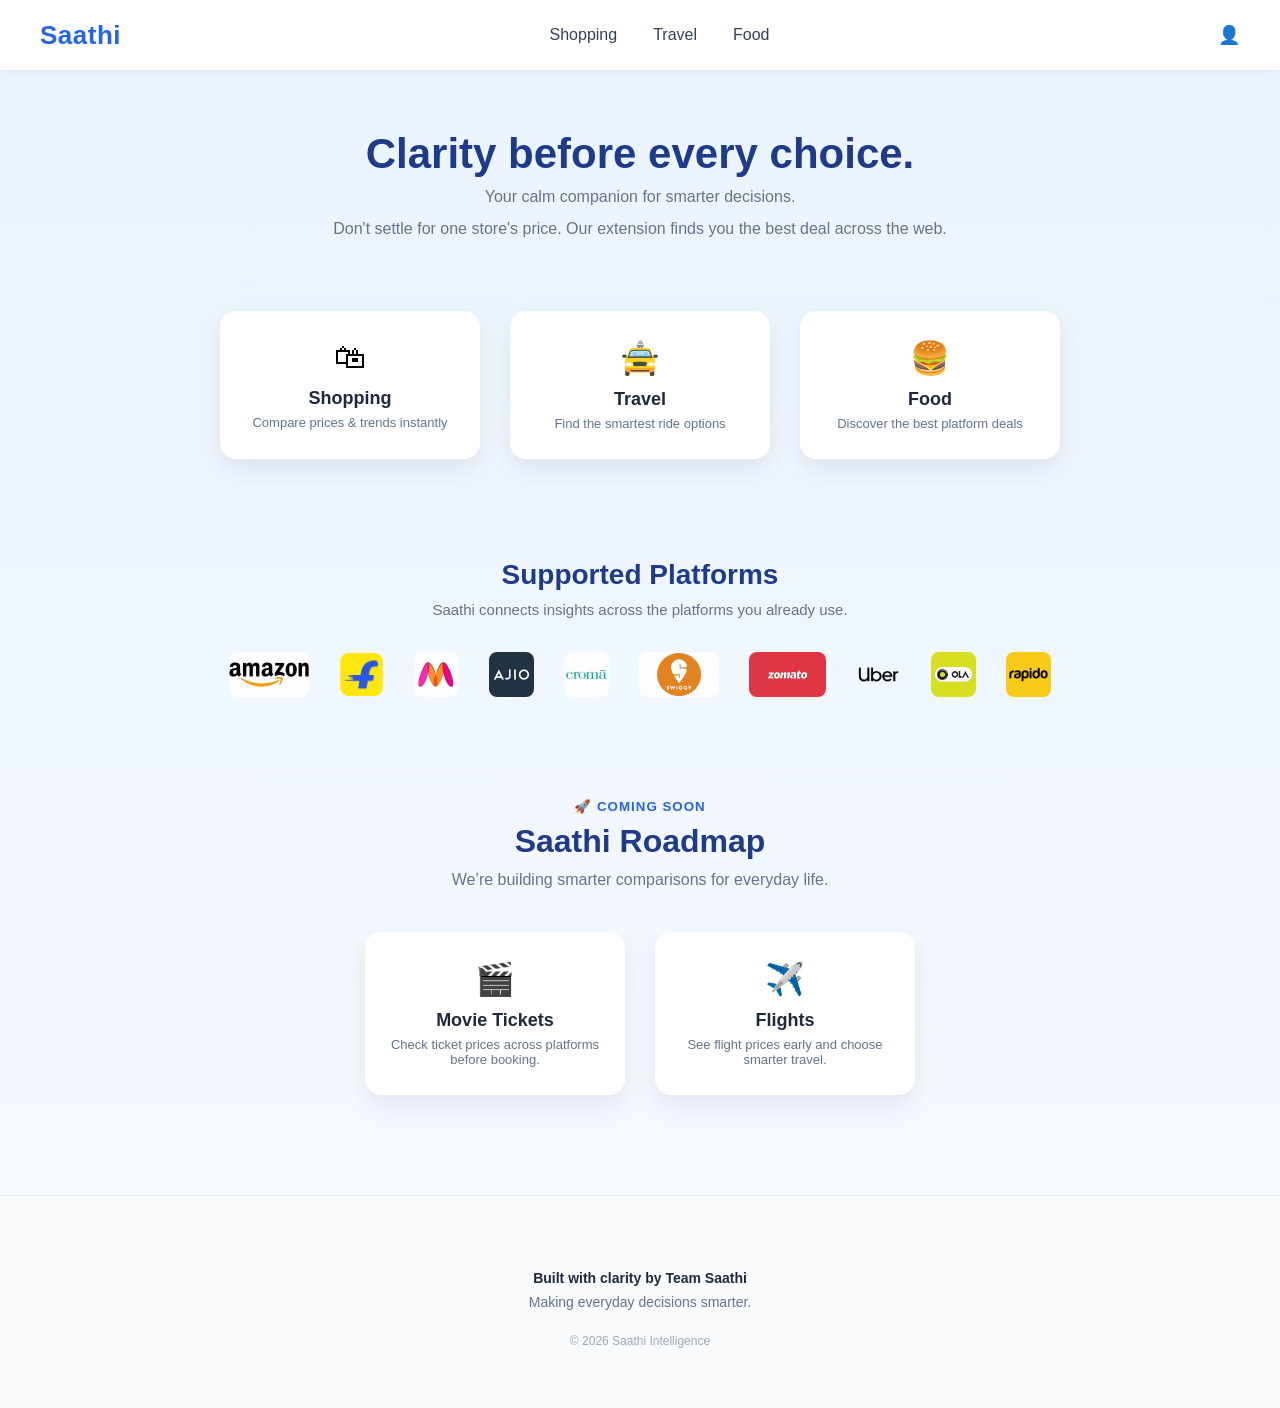
<file: Frontend/index.html>
<!DOCTYPE html>
<html>

<head>
  <title>Saathi</title>

  <style>
    body {
      animation: fadeIn 0.6s ease;
    }

    @keyframes fadeIn {
      from {
        opacity: 0;
        transform: translateY(10px);
      }

      to {
        opacity: 1;
        transform: translateY(0);
      }
    }

    body {
      margin: 0;
      font-family: Arial, sans-serif;
      background: linear-gradient(to bottom, #eaf3ff, #f8fbff);
    }

    /* NAVBAR */
    .navbar {
      height: 70px;
      background: white;
      display: flex;
      align-items: center;
      justify-content: space-between;
      padding: 0 40px;
      box-shadow: 0 2px 15px rgba(0, 0, 0, 0.03);
      border-bottom: 1px solid #e2e8f0;
      position: sticky;
      top: 0;
      z-index: 1000;
    }

    .logo {
      font-size: 26px;
      font-weight: bold;
      color: #2563eb;
      letter-spacing: 0.5px;
    }

    .nav-links a {
      margin: 0 18px;
      text-decoration: none;
      color: #334155;
      font-weight: 500;
      transition: 0.2s;
    }

    .nav-links a:hover {
      color: #2563eb;
    }

    /* HERO */
    .hero {
      text-align: center;
      margin-top: 60px;
    }

    .hero h1 {
      font-size: 42px;
      color: #1e3a8a;
      margin-bottom: 4px;
      line-height: 1.1;
    }

    .hero p {
      color: #64748b;
      font-size: 16px;
      margin: 8px 0;
      line-height: 1.5;
    }

    /* DOMAIN CARDS */
    .domains {
      margin-top: 70px;
      display: flex;
      justify-content: center;
      gap: 30px;
      flex-wrap: wrap;
    }

    .card {

      width: 220px;
      background: white;
      border-radius: 16px;
      padding: 28px 20px;
      text-align: center;
      cursor: pointer;
      box-shadow: 0 10px 24px rgba(0, 0, 0, 0.08);
      transition: transform 0.25s ease, box-shadow 0.25s ease;

    }

    .profile {
      position: relative;
      cursor: pointer;
      font-size: 18px;
    }

    .profile-menu {
      display: none;
      position: absolute;
      right: 0;
      top: 45px;
      background: white;
      border-radius: 10px;
      box-shadow: 0 10px 30px rgba(0, 0, 0, 0.1);
      overflow: hidden;
      min-width: 150px;
      z-index: 100;
      border: 1px solid #e2e8f0;
    }

    .profile-menu div {
      padding: 10px 15px;
      font-size: 14px;
    }

    .profile-menu div:hover {
      background: #f1f5f9;
    }

    .card:hover {
      transform: translateY(-6px);
      box-shadow: 0 20px 40px rgba(37, 99, 235, 0.12);
    }

    .emoji {
      font-size: 32px;
      margin-bottom: 12px;
    }

    .title {
      font-size: 18px;
      font-weight: 600;
      color: #1e293b;
    }

    .desc {
      font-size: 13px;
      color: #64748b;
      margin-top: 6px;
    }

    /* FOOTER */
    .footer {
      margin-top: 120px;
      text-align: center;
      padding: 30px;
      color: #94a3b8;
      font-size: 13px;
    }

    .footer {
      margin-top: 120px;
      padding: 30px;
      text-align: center;
      color: #64748b;
      background: #f8fafc;
      font-size: 14px;
    }

    .result-card {
      margin: 40px auto;
      width: 250px;
      text-align: center;
      background: white;
      padding: 20px;
      border-radius: 14px;
      box-shadow: 0 8px 18px rgba(0, 0, 0, 0.08);
    }

    .result-card img {
      width: 100px;
      border-radius: 10px;
    }
  </style>
</head>

<body>

  <!-- NAVBAR -->
  <div class="navbar">
    <div class="logo" style="cursor:pointer" onclick="location.href='index.html'">Saathi</div>
    <div class="nav-links" style="flex: 1; display: flex; justify-content: center; margin-right: 20px;">
      <a href="shopping.html">Shopping</a>
      <a href="travel.html">Travel</a>
      <a href="food.html">Food</a>
    </div>
    <div class="profile" onclick="toggleProfile()">
      👤
      <div id="profileMenu" class="profile-menu">
        <div>My Profile</div>
        <div>Search History</div>
        <div style="border-top: 1px solid #f1f5f9; color: #ef4444;">Logout</div>
      </div>
    </div>
  </div>

  <!-- HERO -->
  <div class="hero">
    <h1>Clarity before every choice.</h1>
    <p>Your calm companion for smarter decisions.</p>
    <p style="color: #64748b; font-size: 16px; margin-bottom: 24px;">Don't settle for one store's price. Our extension
      finds you the best deal across the web.</p>
  </div>

  <!-- DOMAIN CARDS -->
  <div class="domains">

    <div class="card" onclick="location.href='shopping.html'">
      <div class="emoji">🛍</div>
      <div class="title">Shopping</div>
      <div class="desc">Compare prices & trends instantly</div>
    </div>

    <div class="card" onclick="location.href='travel.html'">
      <div class="emoji">🚖</div>
      <div class="title">Travel</div>
      <div class="desc">Find the smartest ride options</div>
    </div>

    <div class="card" onclick="location.href='food.html'">
      <div class="emoji">🍔</div>
      <div class="title">Food</div>
      <div class="desc">Discover the best platform deals</div>
    </div>

  </div>

  <!-- SUPPORTED PLATFORMS -->
  <div class="hero" style="margin-top: 100px;">
    <h2 style="font-size: 28px; color: #1e3a8a; margin-bottom: 8px;">Supported Platforms</h2>
    <p style="color: #64748b; font-size: 15px; margin-bottom: 30px;">Saathi connects insights across the platforms you
      already use.</p>

    <div
      style="display: flex; flex-wrap: wrap; justify-content: center; gap: 30px; max-width: 900px; margin: 0 auto; padding: 0 20px;">
      <img src="images/amazon.jpg" alt="Amazon" style="height: 45px; border-radius: 8px;">
      <img src="images/flipkart.png" alt="Flipkart" style="height: 45px; border-radius: 8px;">
      <img src="images/myntra.jpg" alt="Myntra" style="height: 45px; border-radius: 8px;">
      <img src="images/ajio.jpg" alt="Ajio" style="height: 45px; border-radius: 8px;">
      <img src="images/croma.jpg" alt="Croma" style="height: 45px; border-radius: 8px;">
      <img src="images/swiggy.jpg" alt="Swiggy" style="height: 45px; border-radius: 8px;">
      <img src="images/zomato.jpg" alt="Zomato" style="height: 45px; border-radius: 8px;">
      <img src="images/uber.png" alt="Uber" style="height: 45px; border-radius: 8px;">
      <img src="images/ola.png" alt="Ola" style="height: 45px; border-radius: 8px;">
      <img src="images/rapido.png" alt="Rapido" style="height: 45px; border-radius: 8px;">
    </div>
  </div>

  <!-- ROADMAP SECTION -->
  <div class="hero" style="margin-top: 100px;">
    <small style="color: #2563eb; font-weight: 700; letter-spacing: 1px; text-transform: uppercase;">🚀 Coming
      Soon</small>
    <h2 style="font-size: 32px; color: #1e3a8a; margin: 8px 0;">Saathi Roadmap</h2>
    <p style="color: #64748b; font-size: 16px;">We’re building smarter comparisons for everyday life.</p>
  </div>

  <div class="domains" style="margin-top: 40px; margin-bottom: 100px;">
    <div class="card" style="cursor: default;">
      <div class="emoji">🎬</div>
      <div class="title">Movie Tickets</div>
      <div class="desc">Check ticket prices across platforms before booking.</div>
    </div>

    <div class="card" style="cursor: default;">
      <div class="emoji">✈️</div>
      <div class="title">Flights</div>
      <div class="desc">See flight prices early and choose smarter travel.</div>
    </div>
  </div>

  <!-- FOOTER -->
  <div class="footer" style="margin-top: 100px; padding: 60px 20px; border-top: 1px solid #e2e8f0;">
    <p style="font-weight: 600; color: #1e293b; margin-bottom: 8px;">Built with clarity by Team Saathi</p>
    <p style="margin: 0;">Making everyday decisions smarter.</p>
    <div style="margin-top: 24px; font-size: 12px; opacity: 0.6;">© 2026 Saathi Intelligence</div>
  </div>
  <!-- SCRIPT AFTER FOOTER -->
  <script>
    function toggleProfile() {
      const menu = document.getElementById("profileMenu");
      menu.style.display = menu.style.display === "block" ? "none" : "block";
    }
  </script>
  <script>
    function compareProduct() {
      const input = document.querySelector("input").value;

      if (!input) {
        alert("Type a product first");
        return;
      }

      const card = `
    <div class="result-card">
      <img src="https://via.placeholder.com/120" />
      <h3>${input}</h3>
      <p>Best price found: ₹4,999</p>
    </div>
  `;

      document.body.insertAdjacentHTML("beforeend", card);
    }
  </script>
</body>

</html>
</file>
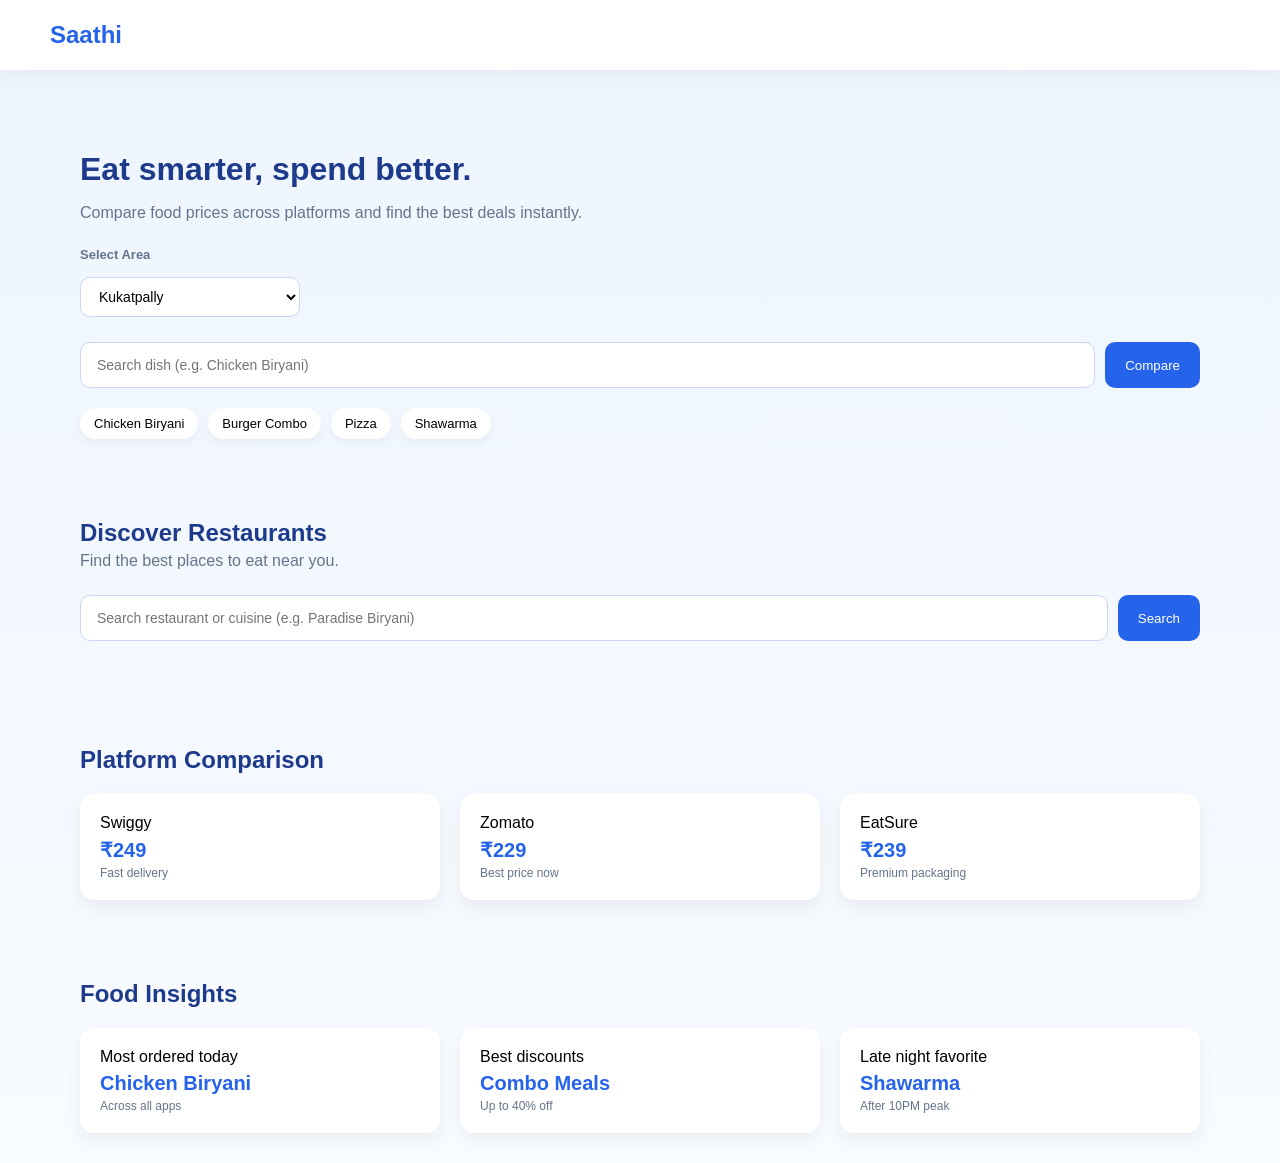
<file: Frontend/food.html>
<!DOCTYPE html>
<html>

<head>
  <title>Food - Saathi</title>

  <style>
    body {
      margin: 0;
      font-family: Arial, sans-serif;
      background: linear-gradient(to bottom, #eef5ff, #f8fbff);
    }

    /* NAVBAR */
    .navbar {
      height: 70px;
      background: white;
      display: flex;
      align-items: center;
      justify-content: space-between;
      padding: 0 50px;
      box-shadow: 0 6px 20px rgba(0, 0, 0, 0.05);
    }

    .logo {
      font-size: 24px;
      font-weight: bold;
      color: #2563eb;
      cursor: pointer;
    }

    /* HERO */
    .hero {
      padding: 60px 80px 30px;
    }

    .hero h1 {
      font-size: 32px;
      color: #1e3a8a;
      margin-bottom: 6px;
    }

    .hero p {
      color: #64748b;
    }

    /* SEARCH */
    .search-box {
      margin-top: 25px;
      display: flex;
      gap: 10px;
    }

    .search-box input {
      flex: 1;
      padding: 14px 16px;
      border-radius: 10px;
      border: 1px solid #cbd5f5;
      font-size: 14px;
    }

    .search-box button {
      background: #2563eb;
      color: white;
      border: none;
      padding: 14px 20px;
      border-radius: 10px;
      cursor: pointer;
    }

    /* TRENDING CHIPS */
    .chips {
      margin-top: 20px;
      display: flex;
      gap: 10px;
      flex-wrap: wrap;
    }

    .chip {
      background: white;
      padding: 8px 14px;
      border-radius: 20px;
      font-size: 13px;
      box-shadow: 0 4px 10px rgba(0, 0, 0, 0.05);
      cursor: pointer;
      transition: all 0.2s ease;
    }

    .chip:hover {
      transform: translateY(-2px);
      box-shadow: 0 6px 16px rgba(37, 99, 235, 0.15);
      color: #2563eb;
    }

    .chip:active {
      transform: scale(0.95);
    }

    /* SECTION */
    .section {
      padding: 30px 80px;
    }

    .section h2 {
      color: #1e3a8a;
      margin-bottom: 20px;
    }

    /* GRID */
    .grid {
      display: grid;
      grid-template-columns: repeat(auto-fit, minmax(220px, 1fr));
      gap: 20px;
    }

    .card {
      background: white;
      padding: 20px;
      border-radius: 14px;
      box-shadow: 0 8px 18px rgba(0, 0, 0, 0.06);
      transition: 0.2s;
    }

    .card:hover {
      transform: translateY(-5px);
    }

    .price {
      font-size: 20px;
      font-weight: bold;
      color: #2563eb;
      margin-top: 6px;
    }

    .tag {
      font-size: 12px;
      color: #64748b;
      margin-top: 4px;
    }

    .insight-box {
      margin-top: 25px;
      background: #eff6ff;
      border-left: 4px solid #2563eb;
      padding: 15px;
      border-radius: 8px;
      color: #1e40af;
      font-size: 14px;
    }

    .pill {
      background: #e0e7ff;
      color: #4338ca;
      padding: 4px 10px;
      border-radius: 12px;
      font-size: 11px;
      font-weight: 600;
      display: inline-block;
    }

    .result-row {
      display: flex;
      align-items: center;
      gap: 15px;
    }

    .results {
      margin-top: 30px;
    }

    /* RESTAURANT CARDS */
    .res-grid {
      display: grid;
      grid-template-columns: repeat(auto-fill, minmax(280px, 1fr));
      gap: 20px;
      margin-top: 25px;
    }

    .res-card {
      background: white;
      border-radius: 12px;
      overflow: hidden;
      box-shadow: 0 4px 12px rgba(0, 0, 0, 0.08);
      transition: transform 0.2s;
    }

    .res-card:hover {
      transform: translateY(-5px);
    }

    .res-img {
      width: 100%;
      height: 160px;
      object-fit: cover;
      background: #f1f5f9;
    }

    .res-info {
      padding: 15px;
    }

    .res-name {
      font-size: 16px;
      font-weight: 700;
      color: #1e3a8a;
      margin-bottom: 4px;
      white-space: nowrap;
      overflow: hidden;
      text-overflow: ellipsis;
    }

    .res-rating {
      color: #f59e0b;
      font-size: 13px;
      font-weight: 600;
      display: flex;
      align-items: center;
      gap: 4px;
      margin-bottom: 6px;
    }

    .res-address {
      font-size: 12px;
      color: #64748b;
      display: -webkit-box;
      -webkit-line-clamp: 2;
      -webkit-box-orient: vertical;
      overflow: hidden;
    }

    .loading-spinner {
      margin: 20px auto;
      width: 30px;
      height: 30px;
      border: 3px solid #e2e8f0;
      border-top: 3px solid #2563eb;
      border-radius: 50%;
      animation: spin 1s linear infinite;
    }

    @keyframes spin {
      0% {
        transform: rotate(0deg);
      }

      100% {
        transform: rotate(360deg);
      }
    }

    .no-results {
      text-align: center;
      padding: 40px;
      color: #64748b;
      font-size: 14px;
    }
  </style>
</head>

<body>

  <!-- NAVBAR -->
  <div class="navbar">
    <div class="logo" onclick="location.href='index.html'">Saathi</div>
  </div>

  <!-- HERO -->
  <div class="hero">
    <h1>Eat smarter, spend better.</h1>
    <p>Compare food prices across platforms and find the best deals instantly.</p>

    <div class="search-box" style="margin-bottom: 10px; flex-direction: column; align-items: flex-start;">
      <label for="areaSelect" style="font-size: 13px; color: #64748b; font-weight: 600; margin-bottom: 5px;">Select
        Area</label>
      <select id="areaSelect"
        style="padding: 10px 14px; border-radius: 10px; border: 1px solid #cbd5f5; font-size: 14px; background: white; cursor: pointer; width: 220px;">
        <option value="Kukatpally" selected>Kukatpally</option>
        <option value="Hitech City">Hitech City</option>
        <option value="Madhapur">Madhapur</option>
        <option value="Gachibowli">Gachibowli</option>
        <option value="Ameerpet">Ameerpet</option>
        <option value="Secunderabad">Secunderabad</option>
        <option value="Kompally">Kompally</option>
        <option value="Suchitra">Suchitra</option>
        <option value="Balanagar">Balanagar</option>
        <option value="Tolichowki">Tolichowki</option>
        <option value="Mehdipatnam">Mehdipatnam</option>
        <option value="LB Nagar">LB Nagar</option>
      </select>
    </div>

    <div class="search-box">
      <input data-food-input placeholder="Search dish (e.g. Chicken Biryani)">
      <button data-food-compare>Compare</button>
    </div>

    <div data-results></div>

    <div class="chips">
      <div class="chip" data-chip data-target="[data-food-input]">Chicken Biryani</div>
      <div class="chip" data-chip data-target="[data-food-input]">Burger Combo</div>
      <div class="chip" data-chip data-target="[data-food-input]">Pizza</div>
      <div class="chip" data-chip data-target="[data-food-input]">Shawarma</div>
    </div>
  </div>

  <!-- RESTAURANT SEARCH -->
  <div class="section">
    <h2>Discover Restaurants</h2>
    <p style="color: #64748b; margin-top: -15px; margin-bottom: 20px;">Find the best places to eat near you.</p>

    <div class="search-box">
      <input data-res-input placeholder="Search restaurant or cuisine (e.g. Paradise Biryani)">
      <button data-res-search>Search</button>
    </div>

    <div data-res-results class="res-grid">
      <!-- Dynamic restaurant cards -->
    </div>
  </div>

  <!-- PLATFORM COMPARISON -->
  <div class="section">
    <h2>Platform Comparison</h2>

    <div class="grid">
      <div class="card">
        <div>Swiggy</div>
        <div class="price">₹249</div>
        <div class="tag">Fast delivery</div>
      </div>

      <div class="card">
        <div>Zomato</div>
        <div class="price">₹229</div>
        <div class="tag">Best price now</div>
      </div>

      <div class="card">
        <div>EatSure</div>
        <div class="price">₹239</div>
        <div class="tag">Premium packaging</div>
      </div>
    </div>
  </div>

  <!-- FOOD INSIGHTS -->
  <div class="section">
    <h2>Food Insights</h2>

    <div class="grid">
      <div class="card">
        <div>Most ordered today</div>
        <div class="price">Chicken Biryani</div>
        <div class="tag">Across all apps</div>
      </div>

      <div class="card">
        <div>Best discounts</div>
        <div class="price">Combo Meals</div>
        <div class="tag">Up to 40% off</div>
      </div>

      <div class="card">
        <div>Late night favorite</div>
        <div class="price">Shawarma</div>
        <div class="tag">After 10PM peak</div>
      </div>
    </div>
  </div>

  <script src="script.js"></script>
</body>

</html>
</file>
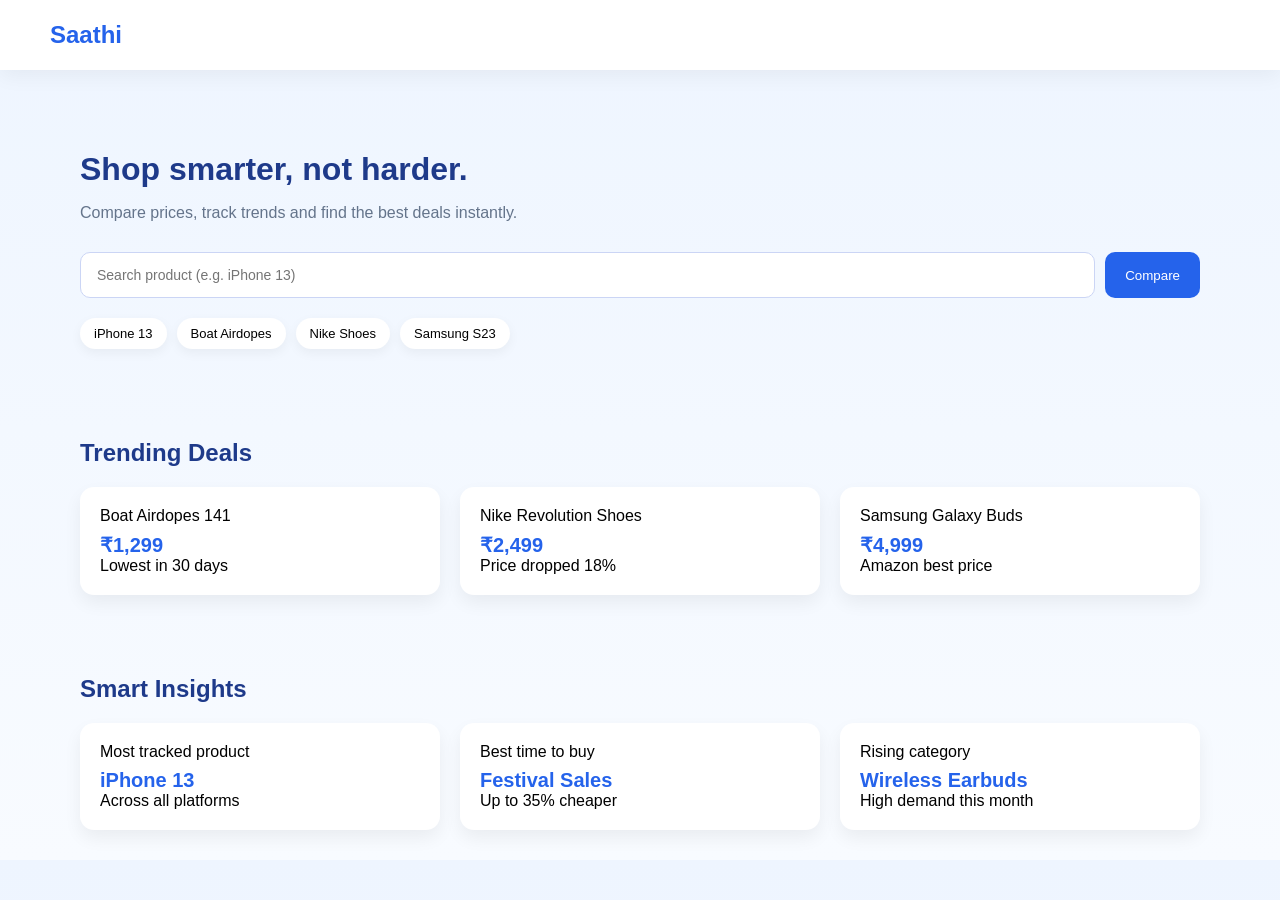
<file: Frontend/shopping.html>
<!DOCTYPE html>
<html>

<head>
  <title>Shopping - Saathi</title>

  <style>
    body {
      margin: 0;
      font-family: Arial, sans-serif;
      background: linear-gradient(to bottom, #eef5ff, #f8fbff);
    }

    /* NAVBAR */
    .navbar {
      height: 70px;
      background: white;
      display: flex;
      align-items: center;
      justify-content: space-between;
      padding: 0 50px;
      box-shadow: 0 6px 20px rgba(0, 0, 0, 0.05);
    }

    .logo {
      font-size: 24px;
      font-weight: bold;
      color: #2563eb;
      cursor: pointer;
    }

    /* HERO */
    .hero {
      padding: 60px 80px 40px;
    }

    .hero h1 {
      font-size: 32px;
      color: #1e3a8a;
      margin-bottom: 8px;
    }

    .hero p {
      color: #64748b;
    }

    /* SEARCH */
    .search-box {
      margin-top: 30px;
      display: flex;
      gap: 10px;
    }

    .search-box input {
      flex: 1;
      padding: 14px 16px;
      border-radius: 10px;
      border: 1px solid #cbd5f5;
      font-size: 14px;
    }

    .search-box button {
      background: #2563eb;
      color: white;
      border: none;
      padding: 14px 20px;
      border-radius: 10px;
      cursor: pointer;
    }

    /* SUGGESTIONS */
    .chips {
      margin-top: 20px;
      display: flex;
      gap: 10px;
      flex-wrap: wrap;
    }

    .chip {
      background: white;
      border-radius: 20px;
      padding: 8px 14px;
      font-size: 13px;
      box-shadow: 0 4px 12px rgba(0, 0, 0, 0.05);
      cursor: pointer;
      transition: all 0.2s ease;
      user-select: none;
    }

    .chip:hover {
      transform: translateY(-2px);
      box-shadow: 0 6px 16px rgba(37, 99, 235, 0.15);
      border-color: #2563eb;
      color: #2563eb;
    }

    .chip:active {
      transform: scale(0.95);
    }

    .recommendation {
      margin-top: 10px;
      padding: 6px 12px;
      border-radius: 6px;
      font-size: 12px;
      font-weight: 600;
      display: inline-block;
    }

    .rec-good {
      background: #ecfdf5;
      color: #059669;
    }

    .rec-wait {
      background: #fff7ed;
      color: #d97706;
    }

    /* INSIGHT CARDS */
    .section {
      padding: 30px 80px;
    }

    .section h2 {
      color: #1e3a8a;
      margin-bottom: 20px;
    }

    .grid {
      display: grid;
      grid-template-columns: repeat(auto-fit, minmax(220px, 1fr));
      gap: 20px;
    }

    .card {
      background: white;
      padding: 20px;
      border-radius: 14px;
      box-shadow: 0 8px 18px rgba(0, 0, 0, 0.06);
      transition: 0.2s;
    }

    .card:hover {
      transform: translateY(-5px);
    }

    .price {
      font-size: 20px;
      font-weight: bold;
      color: #2563eb;
      margin-top: 8px;
    }

    .insight-box {
      margin-top: 25px;
      background: #eff6ff;
      border-left: 4px solid #2563eb;
      padding: 15px;
      border-radius: 8px;
      color: #1e40af;
      font-size: 14px;
    }

    .price-history {
      font-size: 11px;
      color: #64748b;
      margin-top: 5px;
      display: flex;
      gap: 12px;
    }

    .pill {
      background: #e0e7ff;
      color: #4338ca;
      padding: 4px 10px;
      border-radius: 12px;
      font-size: 11px;
      font-weight: 600;
      display: inline-block;
    }

    .result-row {
      display: flex;
      align-items: center;
      gap: 15px;
    }

    .results {
      margin-top: 30px;
    }
  </style>
</head>

<body>

  <!-- NAVBAR -->
  <div class="navbar">
    <div class="logo" onclick="location.href='index.html'">Saathi</div>
  </div>

  <!-- HERO -->
  <div class="hero">
    <h1>Shop smarter, not harder.</h1>
    <p>Compare prices, track trends and find the best deals instantly.</p>

    <div class="search-box">
      <input id="shopInput" placeholder="Search product (e.g. iPhone 13)">
      <button id="compareBtn">Compare</button>
    </div>

    <div data-results></div>

    <div class="chips">
      <div class="chip" data-chip data-target="#shopInput">iPhone 13</div>
      <div class="chip" data-chip data-target="#shopInput">Boat Airdopes</div>
      <div class="chip" data-chip data-target="#shopInput">Nike Shoes</div>
      <div class="chip" data-chip data-target="#shopInput">Samsung S23</div>
    </div>
  </div>

  <!-- TRENDING DEALS -->
  <div class="section">
    <h2>Trending Deals</h2>

    <div class="grid">
      <div class="card">
        <div>Boat Airdopes 141</div>
        <div class="price">₹1,299</div>
        <div class="tag">Lowest in 30 days</div>
      </div>

      <div class="card">
        <div>Nike Revolution Shoes</div>
        <div class="price">₹2,499</div>
        <div class="tag">Price dropped 18%</div>
      </div>

      <div class="card">
        <div>Samsung Galaxy Buds</div>
        <div class="price">₹4,999</div>
        <div class="tag">Amazon best price</div>
      </div>
    </div>
  </div>

  <!-- PRICE INSIGHTS -->
  <div class="section">
    <h2>Smart Insights</h2>

    <div class="grid">
      <div class="card">
        <div>Most tracked product</div>
        <div class="price">iPhone 13</div>
        <div class="tag">Across all platforms</div>
      </div>

      <div class="card">
        <div>Best time to buy</div>
        <div class="price">Festival Sales</div>
        <div class="tag">Up to 35% cheaper</div>
      </div>

      <div class="card">
        <div>Rising category</div>
        <div class="price">Wireless Earbuds</div>
        <div class="tag">High demand this month</div>
      </div>
    </div>
  </div>
  <script src="script.js"></script>
</body>

</html>
</file>
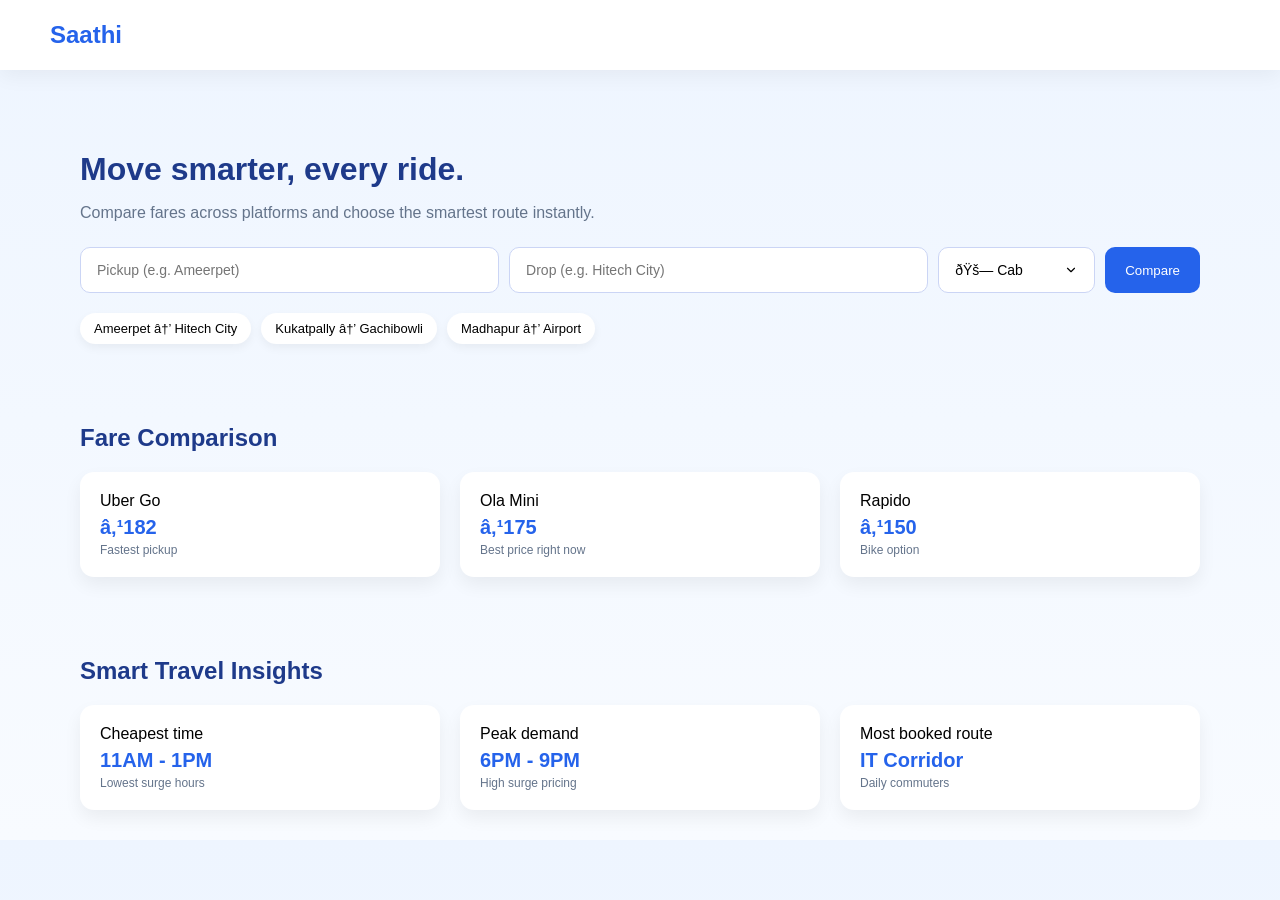
<file: Frontend/travel.html>
<!DOCTYPE html>
<html>

<head>
  <title>Travel - Saathi</title>

  <style>
    body {
      margin: 0;
      font-family: Arial, sans-serif;
      background: linear-gradient(to bottom, #eef5ff, #f8fbff);
    }

    /* NAVBAR */
    .navbar {
      height: 70px;
      background: white;
      display: flex;
      align-items: center;
      justify-content: space-between;
      padding: 0 50px;
      box-shadow: 0 6px 20px rgba(0, 0, 0, 0.05);
    }

    .logo {
      font-size: 24px;
      font-weight: bold;
      color: #2563eb;
      cursor: pointer;
    }

    /* HERO */
    .hero {
      padding: 60px 80px 30px;
    }

    .hero h1 {
      font-size: 32px;
      color: #1e3a8a;
      margin-bottom: 6px;
    }

    .hero p {
      color: #64748b;
    }

    /* ROUTE INPUT */
    .route-box {
      margin-top: 25px;
      display: flex;
      gap: 10px;
    }

    .route-box input {
      flex: 1;
      padding: 14px 16px;
      border-radius: 10px;
      border: 1px solid #cbd5f5;
      font-size: 14px;
    }

    .route-box button {
      background: #2563eb;
      color: white;
      border: none;
      padding: 14px 20px;
      border-radius: 10px;
      cursor: pointer;
    }

    .vehicle-select {
      padding: 12px 16px;
      border-radius: 10px;
      border: 1px solid #cbd5f5;
      font-size: 14px;
      background: white;
      cursor: pointer;
      appearance: none;
      -webkit-appearance: none;
      background-image: url("data:image/svg+xml;charset=UTF-8,%3csvg xmlns='http://www.w3.org/2000/svg' viewBox='0 0 24 24' fill='none' stroke='currentColor' stroke-width='2' stroke-linecap='round' stroke-linejoin='round'%3e%3cpolyline points='6 9 12 15 18 9'%3e%3c/polyline%3e%3c/svg%3e");
      background-repeat: no-repeat;
      background-position: right 1rem center;
      background-size: 1em;
      padding-right: 2.5rem;
    }

    /* POPULAR ROUTES */
    .chips {
      margin-top: 20px;
      display: flex;
      gap: 10px;
      flex-wrap: wrap;
    }

    .chip {
      background: white;
      padding: 8px 14px;
      border-radius: 20px;
      font-size: 13px;
      box-shadow: 0 4px 10px rgba(0, 0, 0, 0.05);
      cursor: pointer;
      transition: all 0.2s ease;
    }

    .chip:hover {
      transform: translateY(-2px);
      box-shadow: 0 6px 16px rgba(37, 99, 235, 0.15);
      color: #2563eb;
    }

    .chip:active {
      transform: scale(0.95);
    }

    /* SECTION */
    .section {
      padding: 30px 80px;
    }

    .section h2 {
      color: #1e3a8a;
      margin-bottom: 20px;
    }

    /* GRID */
    .grid {
      display: grid;
      grid-template-columns: repeat(auto-fit, minmax(220px, 1fr));
      gap: 20px;
    }

    .card {
      background: white;
      padding: 20px;
      border-radius: 14px;
      box-shadow: 0 8px 18px rgba(0, 0, 0, 0.06);
      transition: 0.2s;
    }

    .card:hover {
      transform: translateY(-5px);
    }

    .price {
      font-size: 20px;
      font-weight: bold;
      color: #2563eb;
      margin-top: 6px;
    }

    .tag {
      font-size: 12px;
      color: #64748b;
      margin-top: 4px;
    }

    .insight-box {
      margin-top: 25px;
      background: #eff6ff;
      border-left: 4px solid #2563eb;
      padding: 15px;
      border-radius: 8px;
      color: #1e40af;
      font-size: 14px;
    }

    .pill {
      background: #e0e7ff;
      color: #4338ca;
      padding: 4px 10px;
      border-radius: 12px;
      font-size: 11px;
      font-weight: 600;
      display: inline-block;
    }

    .result-row {
      display: flex;
      align-items: center;
      gap: 15px;
    }

    .results {
      margin-top: 30px;
    }
  </style>
</head>

<body>

  <!-- NAVBAR -->
  <div class="navbar">
    <div class="logo" onclick="location.href='index.html'">Saathi</div>
  </div>

  <!-- HERO -->
  <div class="hero">
    <h1>Move smarter, every ride.</h1>
    <p>Compare fares across platforms and choose the smartest route instantly.</p>

    <div class="route-box">
      <input data-travel-pickup placeholder="Pickup (e.g. Ameerpet)">
      <input data-travel-drop placeholder="Drop (e.g. Hitech City)">
      <select data-travel-vehicle class="vehicle-select">
        <option value="Bike">🏍️ Bike</option>
        <option value="Auto">🛺 Auto</option>
        <option value="Cab" selected>🚗 Cab</option>
      </select>
      <button data-travel-compare>Compare</button>
    </div>

    <div data-results></div>

    <div class="chips">
      <div class="chip" data-chip data-pickup="Ameerpet" data-drop="Hitech City">Ameerpet → Hitech City</div>
      <div class="chip" data-chip data-pickup="Kukatpally" data-drop="Gachibowli">Kukatpally → Gachibowli</div>
      <div class="chip" data-chip data-pickup="Madhapur" data-drop="Airport">Madhapur → Airport</div>
    </div>
  </div>

  <!-- FARE COMPARISON -->
  <div class="section">
    <h2>Fare Comparison</h2>

    <div class="grid">
      <div class="card">
        <div>Uber Go</div>
        <div class="price">₹182</div>
        <div class="tag">Fastest pickup</div>
      </div>

      <div class="card">
        <div>Ola Mini</div>
        <div class="price">₹175</div>
        <div class="tag">Best price right now</div>
      </div>

      <div class="card">
        <div>Rapido</div>
        <div class="price">₹150</div>
        <div class="tag">Bike option</div>
      </div>
    </div>
  </div>

  <!-- SMART INSIGHTS -->
  <div class="section">
    <h2>Smart Travel Insights</h2>

    <div class="grid">
      <div class="card">
        <div>Cheapest time</div>
        <div class="price">11AM - 1PM</div>
        <div class="tag">Lowest surge hours</div>
      </div>

      <div class="card">
        <div>Peak demand</div>
        <div class="price">6PM - 9PM</div>
        <div class="tag">High surge pricing</div>
      </div>

      <div class="card">
        <div>Most booked route</div>
        <div class="price">IT Corridor</div>
        <div class="tag">Daily commuters</div>
      </div>
    </div>
  </div>

  <script src="script.js"></script>
</body>

</html>
</file>
